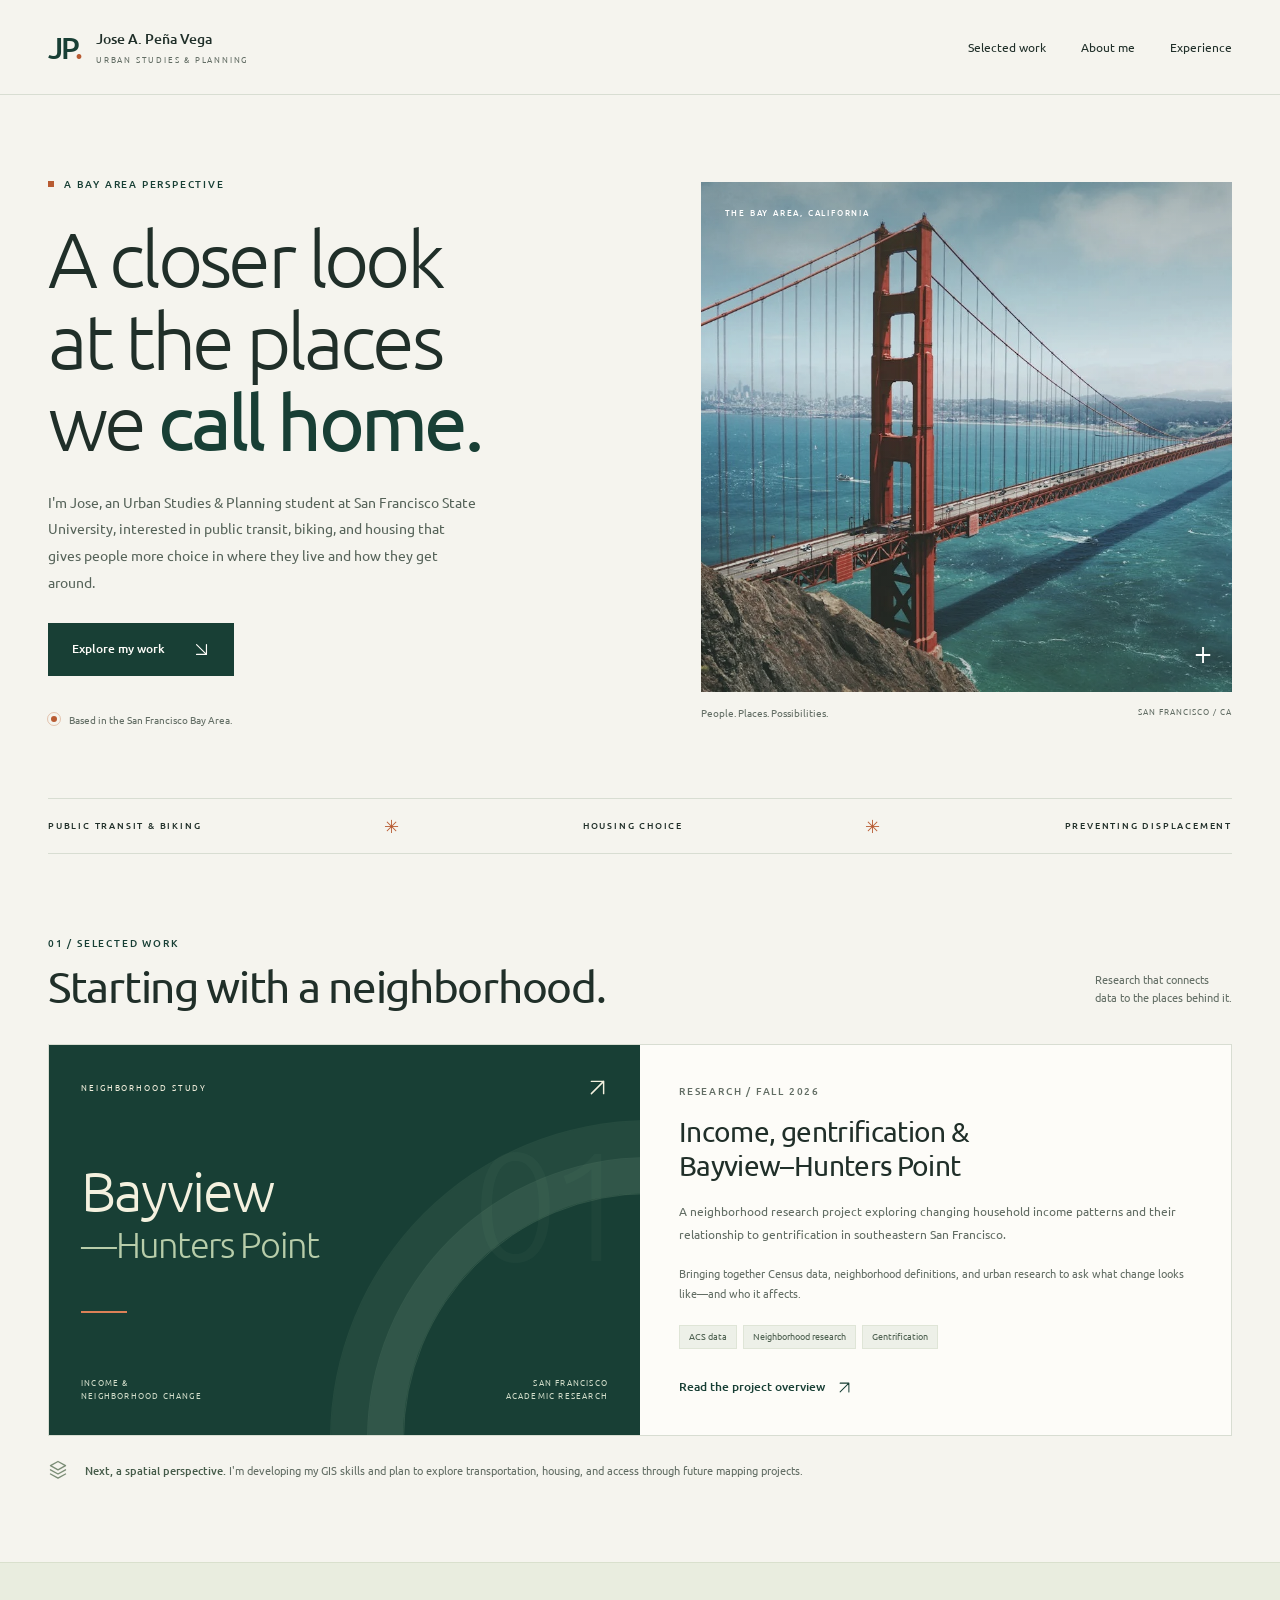
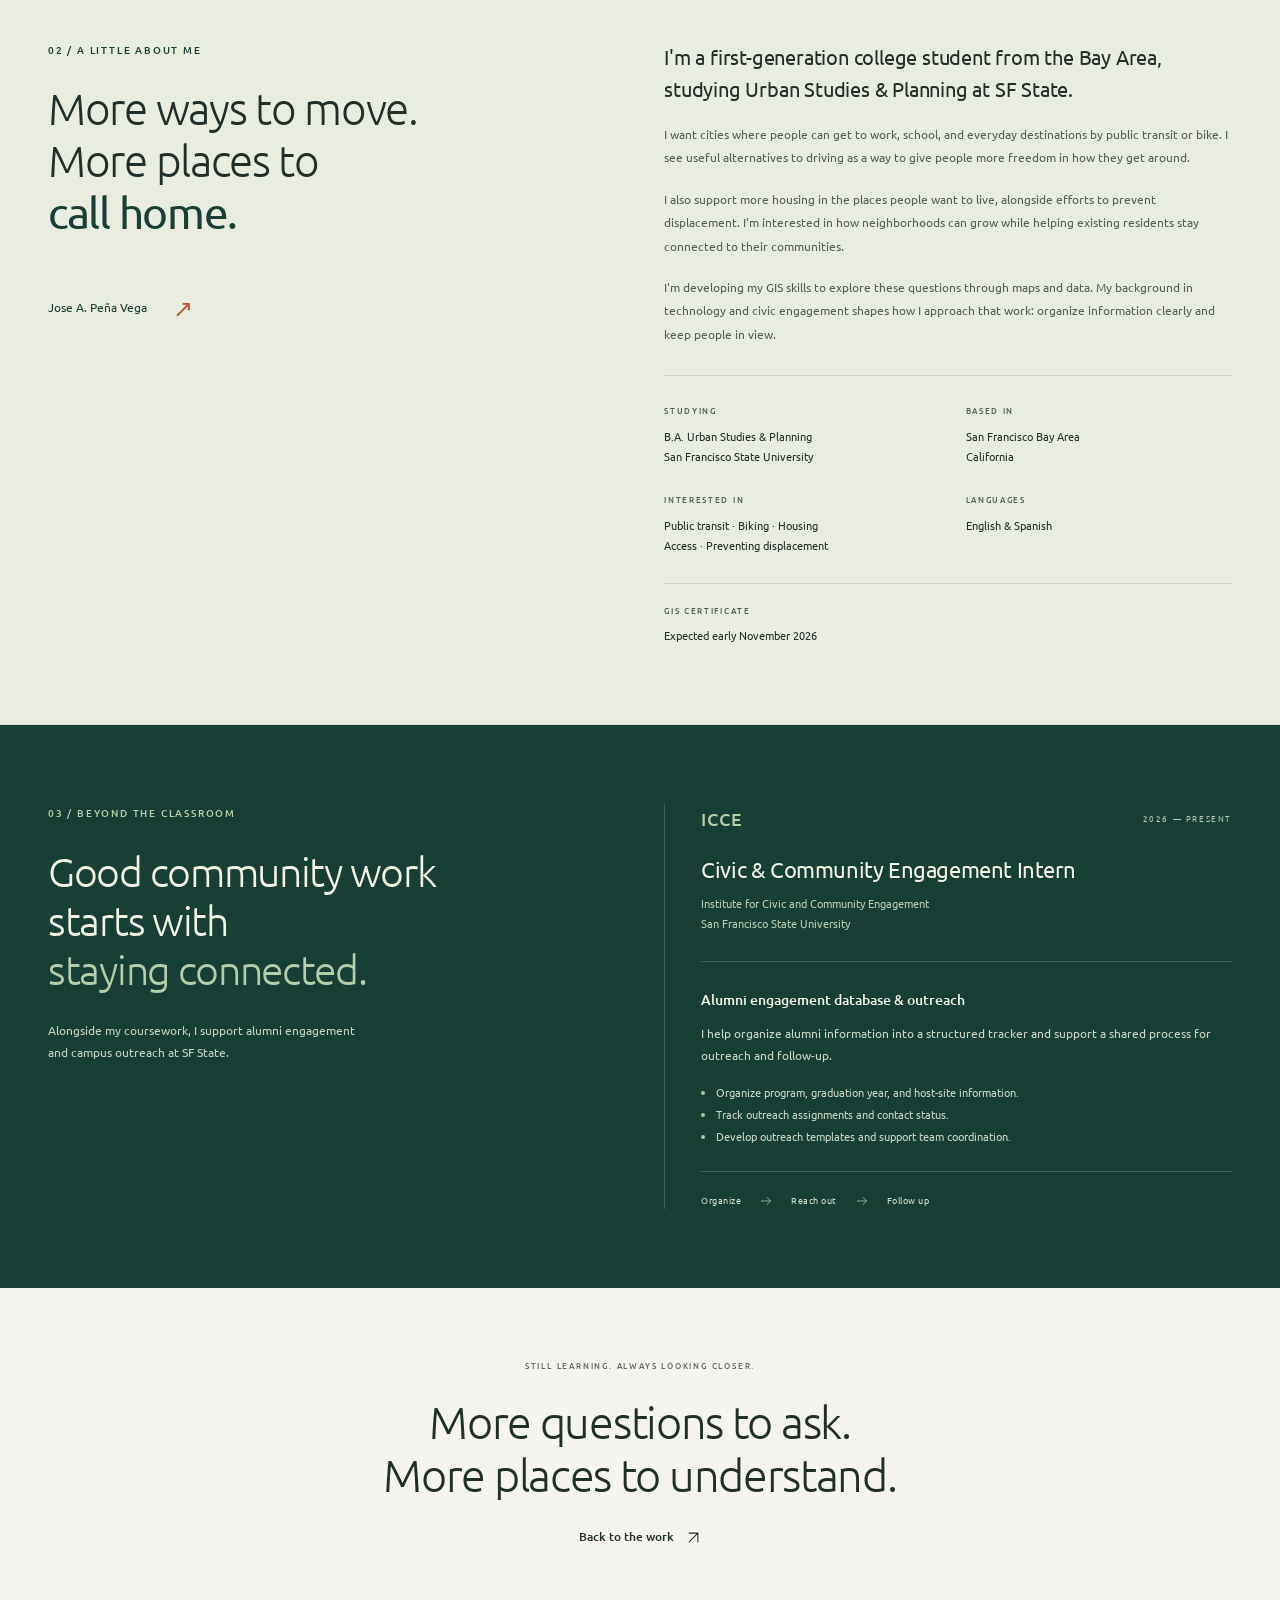
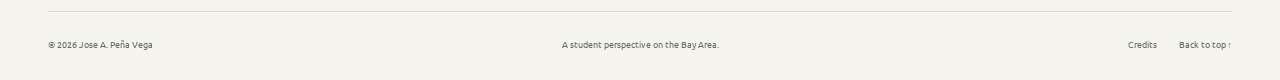
<file: index.html>
<!doctype html>
<html lang="en">
<head>
  <meta charset="utf-8">
  <meta name="viewport" content="width=device-width, initial-scale=1">
  <meta name="theme-color" content="#183f35">
  <meta name="description" content="Portfolio of Jose A. Peña Vega, an Urban Studies & Planning student at SF State interested in public transit, biking, housing choice, and preventing displacement.">
  <title>Jose A. Peña Vega · Urban Studies & Planning</title>
  <link rel="icon" href="assets/favicon.svg" type="image/svg+xml">
  <link rel="preload" href="assets/ubuntu-r.ttf" as="font" type="font/ttf" crossorigin>
  <link rel="preload" href="assets/ubuntu-l.ttf" as="font" type="font/ttf" crossorigin>
  <link rel="stylesheet" href="assets/style.css">
  <script src="assets/site.js" defer></script>
</head>
<body id="top">
  <a class="skip-link" href="#main">Skip to content</a>
  <header class="site-header">
    <div class="wrap header-inner">
      <a class="identity" href="./" aria-label="Jose A. Peña Vega, home"><span class="monogram" aria-hidden="true">JP<span class="monogram-dot">.</span></span><span class="identity-name">Jose A. Peña Vega<span class="identity-description">URBAN STUDIES & PLANNING</span></span></a>
      <button class="menu-toggle" type="button" aria-expanded="false" aria-controls="navigation"><span class="menu-icon" aria-hidden="true"></span><span>Menu</span></button>
      <nav class="navigation" id="navigation" aria-label="Main navigation">
        <a href="#work">Selected work</a><a href="#about">About me</a><a href="#experience">Experience</a>
      </nav>
    </div>
  </header>
  <main id="main">
    <section class="hero wrap" aria-labelledby="intro-heading">
      <div class="hero-copy">
        <p class="eyebrow"><span class="small-square" aria-hidden="true"></span> A BAY AREA PERSPECTIVE</p>
        <h1 id="intro-heading">A closer look<br>at the places<br>we <span>call home.</span></h1>
        <p class="hero-intro">I'm Jose, an Urban Studies & Planning student at San Francisco State University, interested in public transit, biking, and housing that gives people more choice in where they live and how they get around.</p>
        <a class="button button-dark" href="#work">Explore my work <svg class="icon" aria-hidden="true"><use href="assets/icons.svg#arrow-down-right"/></svg></a>
        <div class="hero-footnote"><span class="location-mark" aria-hidden="true"></span> Based in the San Francisco Bay Area.</div>
      </div>
      <figure class="hero-figure">
        <div class="photo-frame"><img src="assets/san-francisco.webp" alt="The Golden Gate Bridge stretching across San Francisco Bay" width="1400" height="788" fetchpriority="high"><span class="photo-label">THE BAY AREA, CALIFORNIA</span><span class="photo-cross" aria-hidden="true">+</span></div>
        <figcaption><span>People. Places. Possibilities.</span><span class="caption-index" aria-hidden="true">SAN FRANCISCO / CA</span></figcaption>
      </figure>
    </section>

    <div class="wrap interests-strip" aria-label="Areas of interest"><span>PUBLIC TRANSIT &amp; BIKING</span><span aria-hidden="true">✳</span><span>HOUSING CHOICE</span><span aria-hidden="true">✳</span><span>PREVENTING DISPLACEMENT</span></div>

    <section class="section wrap" id="work" aria-labelledby="work-heading">
      <div class="section-title"><div><p class="eyebrow">01 / SELECTED WORK</p><h2 id="work-heading">Starting with a neighborhood.</h2></div><p class="section-aside">Research that connects<br>data to the places behind it.</p></div>
      <article class="featured-project">
        <a class="project-cover" href="bayview.html" aria-label="Explore the Bayview–Hunters Point research overview">
          <div class="cover-top"><span>NEIGHBORHOOD STUDY</span><svg class="icon" aria-hidden="true"><use href="assets/icons.svg#arrow-up-right"/></svg></div>
          <div class="cover-title" aria-hidden="true">Bayview<span>—Hunters Point</span></div>
          <div class="cover-rule" aria-hidden="true"></div>
          <div class="cover-bottom"><span>INCOME &<br>NEIGHBORHOOD CHANGE</span><span>SAN FRANCISCO<br>ACADEMIC RESEARCH</span></div>
          <span class="cover-number" aria-hidden="true">01</span>
        </a>
        <div class="project-copy">
          <p class="eyebrow muted">RESEARCH / FALL 2026</p>
          <h3><a href="bayview.html">Income, gentrification &<br>Bayview–Hunters Point</a></h3>
          <p>A neighborhood research project exploring changing household income patterns and their relationship to gentrification in southeastern San Francisco.</p>
          <p class="project-method">Bringing together Census data, neighborhood definitions, and urban research to ask what change looks like—and who it affects.</p>
          <ul class="tags" aria-label="Project topics"><li>ACS data</li><li>Neighborhood research</li><li>Gentrification</li></ul>
          <a class="text-link" href="bayview.html">Read the project overview <svg class="icon" aria-hidden="true"><use href="assets/icons.svg#arrow-up-right"/></svg></a>
        </div>
      </article>
      <div class="next-work"><svg class="icon" aria-hidden="true"><use href="assets/icons.svg#layers"/></svg><p><strong>Next, a spatial perspective.</strong> I'm developing my GIS skills and plan to explore transportation, housing, and access through future mapping projects.</p></div>
    </section>

    <section class="about-section" id="about" aria-labelledby="about-heading">
      <div class="wrap about-grid">
        <div class="about-heading"><p class="eyebrow">02 / A LITTLE ABOUT ME</p><h2 id="about-heading">More ways to move.<br>More places to<br><span>call home.</span></h2><div class="about-signature" aria-hidden="true">Jose A. Peña Vega <span>↗</span></div></div>
        <div class="about-copy"><p class="large-copy">I'm a first-generation college student from the Bay Area, studying Urban Studies & Planning at SF State.</p><p>I want cities where people can get to work, school, and everyday destinations by public transit or bike. I see useful alternatives to driving as a way to give people more freedom in how they get around.</p><p>I also support more housing in the places people want to live, alongside efforts to prevent displacement. I'm interested in how neighborhoods can grow while helping existing residents stay connected to their communities.</p><p>I'm developing my GIS skills to explore these questions through maps and data. My background in technology and civic engagement shapes how I approach that work: organize information clearly and keep people in view.</p>
          <dl class="about-facts"><div><dt>STUDYING</dt><dd>B.A. Urban Studies & Planning<br>San Francisco State University</dd></div><div><dt>BASED IN</dt><dd>San Francisco Bay Area<br>California</dd></div><div><dt>INTERESTED IN</dt><dd>Public transit · Biking · Housing<br>Access · Preventing displacement</dd></div><div><dt>LANGUAGES</dt><dd>English & Spanish</dd></div><div class="about-certificate"><dt>GIS CERTIFICATE</dt><dd>Expected early November 2026</dd></div></dl>
        </div>
      </div>
    </section>

    <section class="experience-section" id="experience" aria-labelledby="experience-heading">
      <div class="wrap experience-grid">
        <div class="experience-intro"><p class="eyebrow">03 / BEYOND THE CLASSROOM</p><h2 id="experience-heading">Good community work<br>starts with<br><span>staying connected.</span></h2><p>Alongside my coursework, I support alumni engagement and campus outreach at SF State.</p></div>
        <article class="experience-detail"><div class="role-header"><span class="role-mark" aria-hidden="true">ICCE</span><span class="role-date">2026 — PRESENT</span></div><h3>Civic & Community Engagement Intern</h3><p class="organization">Institute for Civic and Community Engagement<br>San Francisco State University</p><div class="experience-divider"></div><h4>Alumni engagement database & outreach</h4><p>I help organize alumni information into a structured tracker and support a shared process for outreach and follow-up.</p><ul class="role-list"><li>Organize program, graduation year, and host-site information.</li><li>Track outreach assignments and contact status.</li><li>Develop outreach templates and support team coordination.</li></ul><div class="workflow" aria-label="Alumni engagement workflow"><span>Organize</span><svg class="icon" aria-hidden="true"><use href="assets/icons.svg#arrow-right"/></svg><span>Reach out</span><svg class="icon" aria-hidden="true"><use href="assets/icons.svg#arrow-right"/></svg><span>Follow up</span></div></article>
      </div>
    </section>
    <section class="closing wrap"><p class="eyebrow">STILL LEARNING. ALWAYS LOOKING CLOSER.</p><p>More questions to ask.<br>More places to understand.</p><a class="text-link" href="#work">Back to the work <svg class="icon" aria-hidden="true"><use href="assets/icons.svg#arrow-up-right"/></svg></a></section>
  </main>
  <footer class="site-footer wrap"><span>© <span data-year>2026</span> Jose A. Peña Vega</span><span>A student perspective on the Bay Area.</span><div><a href="credits.html">Credits</a><a href="#top">Back to top <span aria-hidden="true">↑</span></a></div></footer>
</body>
</html>
</file>
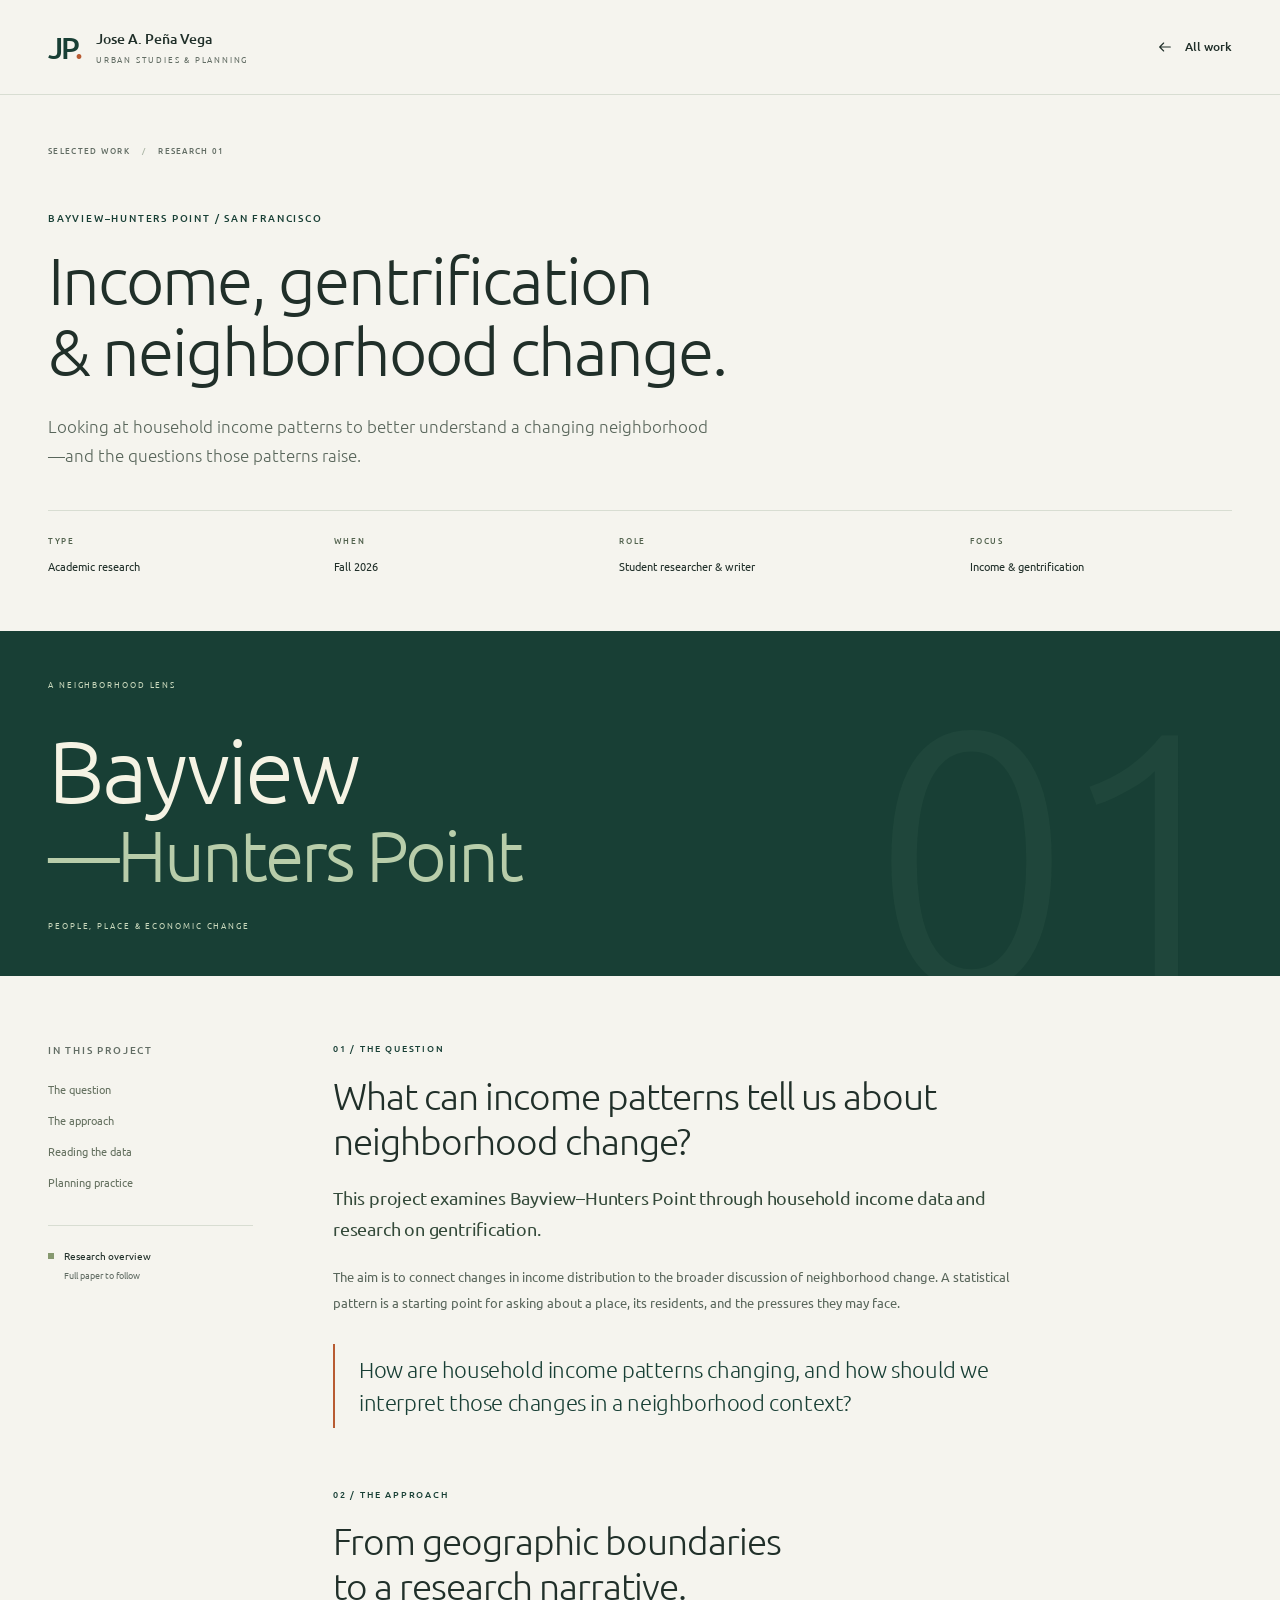
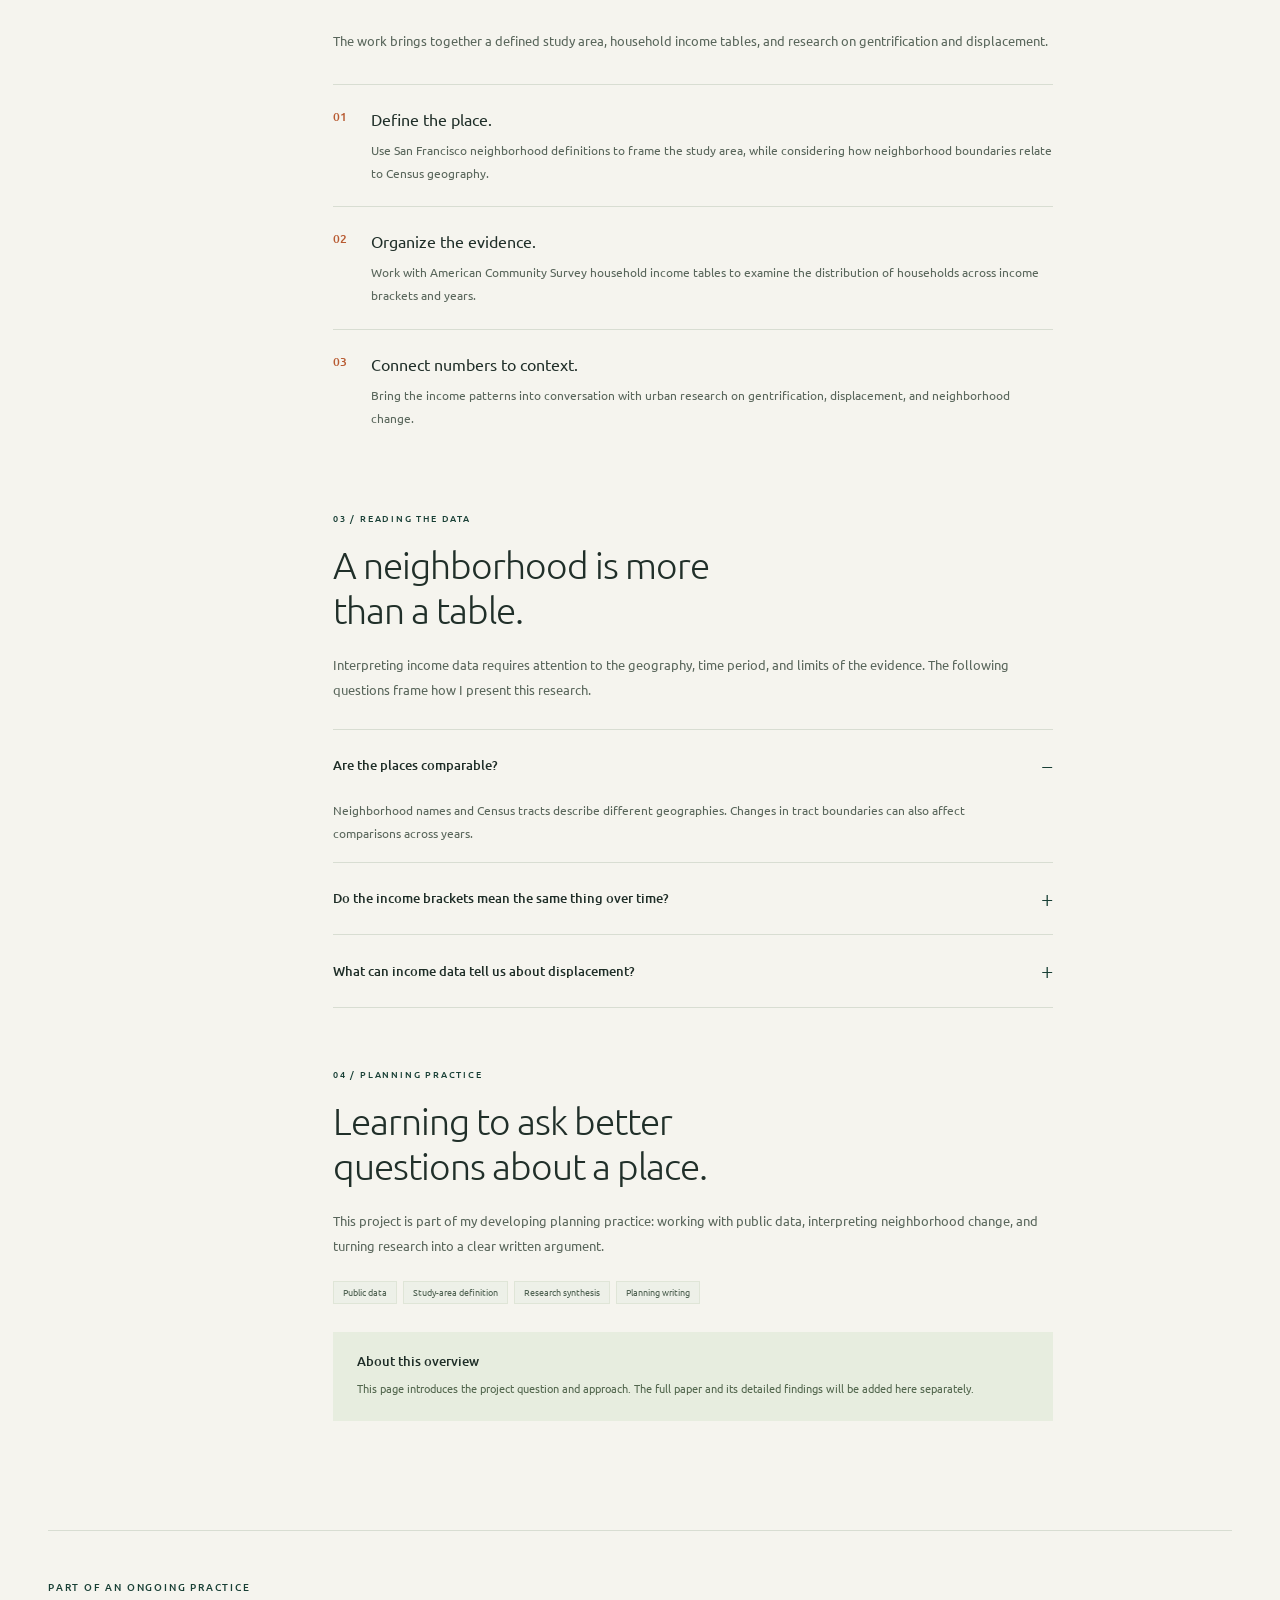
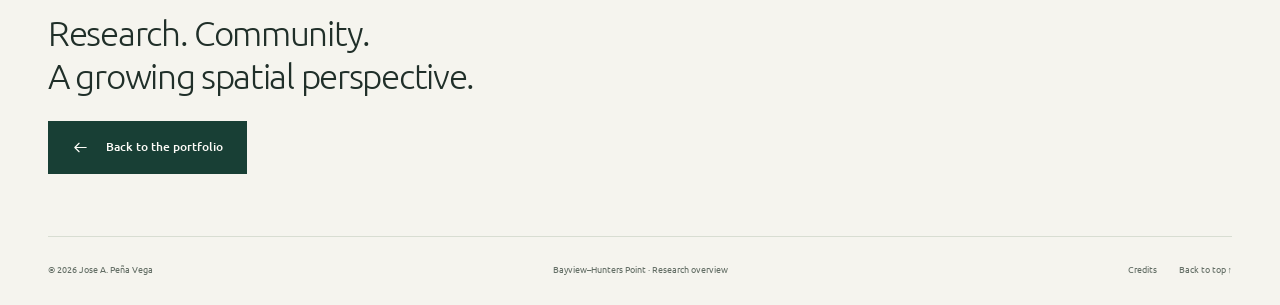
<file: bayview.html>
<!doctype html>
<html lang="en">
<head>
  <meta charset="utf-8"><meta name="viewport" content="width=device-width, initial-scale=1"><meta name="theme-color" content="#183f35">
  <title>Bayview–Hunters Point · Jose A. Peña Vega</title>
  <meta name="description" content="An overview of Jose A. Peña Vega's academic research on household income, gentrification, and neighborhood change in Bayview–Hunters Point, San Francisco.">
  <link rel="icon" href="assets/favicon.svg" type="image/svg+xml"><link rel="preload" href="assets/ubuntu-r.ttf" as="font" type="font/ttf" crossorigin><link rel="stylesheet" href="assets/style.css"><script src="assets/site.js" defer></script>
</head>
<body id="top" class="case-page">
  <a class="skip-link" href="#main">Skip to content</a>
  <header class="site-header"><div class="wrap header-inner"><a class="identity" href="./" aria-label="Jose A. Peña Vega, home"><span class="monogram" aria-hidden="true">JP<span class="monogram-dot">.</span></span><span class="identity-name">Jose A. Peña Vega<span class="identity-description">URBAN STUDIES & PLANNING</span></span></a><a class="text-link back-home" href="./#work"><svg class="icon" aria-hidden="true"><use href="assets/icons.svg#arrow-left"/></svg> All work</a></div></header>
  <main id="main">
    <section class="case-hero wrap"><a class="breadcrumb" href="./#work">SELECTED WORK <span aria-hidden="true">/</span> RESEARCH 01</a><p class="eyebrow">BAYVIEW–HUNTERS POINT / SAN FRANCISCO</p><h1>Income, gentrification<br>& neighborhood change.</h1><p class="case-deck">Looking at household income patterns to better understand a changing neighborhood—and the questions those patterns raise.</p><dl class="project-facts"><div><dt>TYPE</dt><dd>Academic research</dd></div><div><dt>WHEN</dt><dd>Fall 2026</dd></div><div><dt>ROLE</dt><dd>Student researcher & writer</dd></div><div><dt>FOCUS</dt><dd>Income & gentrification</dd></div></dl></section>
    <div class="case-banner"><div class="wrap"><span class="banner-small">A NEIGHBORHOOD LENS</span><p>Bayview<span>—Hunters Point</span></p><span class="banner-caption">PEOPLE, PLACE & ECONOMIC CHANGE</span><span class="banner-number" aria-hidden="true">01</span></div></div>
    <div class="wrap case-layout">
      <aside class="case-sidebar"><p class="eyebrow muted">IN THIS PROJECT</p><nav aria-label="Project sections"><a href="#question">The question</a><a href="#approach">The approach</a><a href="#context">Reading the data</a><a href="#practice">Planning practice</a></nav><div class="project-status"><span class="small-square" aria-hidden="true"></span><p>Research overview<br><span>Full paper to follow</span></p></div></aside>
      <div class="case-content">
        <section id="question"><p class="eyebrow">01 / THE QUESTION</p><h2>What can income patterns tell us about neighborhood change?</h2><p class="large-copy">This project examines Bayview–Hunters Point through household income data and research on gentrification.</p><p>The aim is to connect changes in income distribution to the broader discussion of neighborhood change. A statistical pattern is a starting point for asking about a place, its residents, and the pressures they may face.</p><blockquote>How are household income patterns changing, and how should we interpret those changes in a neighborhood context?</blockquote></section>
        <section id="approach"><p class="eyebrow">02 / THE APPROACH</p><h2>From geographic boundaries<br>to a research narrative.</h2><p>The work brings together a defined study area, household income tables, and research on gentrification and displacement.</p><ol class="approach-list"><li><span class="step-number" aria-hidden="true">01</span><div><h3>Define the place.</h3><p>Use San Francisco neighborhood definitions to frame the study area, while considering how neighborhood boundaries relate to Census geography.</p></div></li><li><span class="step-number" aria-hidden="true">02</span><div><h3>Organize the evidence.</h3><p>Work with American Community Survey household income tables to examine the distribution of households across income brackets and years.</p></div></li><li><span class="step-number" aria-hidden="true">03</span><div><h3>Connect numbers to context.</h3><p>Bring the income patterns into conversation with urban research on gentrification, displacement, and neighborhood change.</p></div></li></ol></section>
        <section id="context"><p class="eyebrow">03 / READING THE DATA</p><h2>A neighborhood is more<br>than a table.</h2><p>Interpreting income data requires attention to the geography, time period, and limits of the evidence. The following questions frame how I present this research.</p><div class="research-notes"><details open><summary>Are the places comparable?</summary><p>Neighborhood names and Census tracts describe different geographies. Changes in tract boundaries can also affect comparisons across years.</p></details><details><summary>Do the income brackets mean the same thing over time?</summary><p>Dollar values in different ACS releases reflect different years' purchasing power. Comparisons need to account for that distinction.</p></details><details><summary>What can income data tell us about displacement?</summary><p>A change in an area's income distribution does not, by itself, establish who moved, why they moved, or whether a household was displaced.</p></details></div></section>
        <section id="practice"><p class="eyebrow">04 / PLANNING PRACTICE</p><h2>Learning to ask better<br>questions about a place.</h2><p>This project is part of my developing planning practice: working with public data, interpreting neighborhood change, and turning research into a clear written argument.</p><ul class="tags"><li>Public data</li><li>Study-area definition</li><li>Research synthesis</li><li>Planning writing</li></ul><div class="research-note"><h3>About this overview</h3><p>This page introduces the project question and approach. The full paper and its detailed findings will be added here separately.</p></div></section>
      </div>
    </div>
    <section class="wrap case-end"><p class="eyebrow">PART OF AN ONGOING PRACTICE</p><h2>Research. Community.<br>A growing spatial perspective.</h2><a class="button button-dark" href="./#work"><svg class="icon" aria-hidden="true"><use href="assets/icons.svg#arrow-left"/></svg> Back to the portfolio</a></section>
  </main>
  <footer class="site-footer wrap"><span>© <span data-year>2026</span> Jose A. Peña Vega</span><span>Bayview–Hunters Point · Research overview</span><div><a href="credits.html">Credits</a><a href="#top">Back to top <span aria-hidden="true">↑</span></a></div></footer>
</body>
</html>
</file>
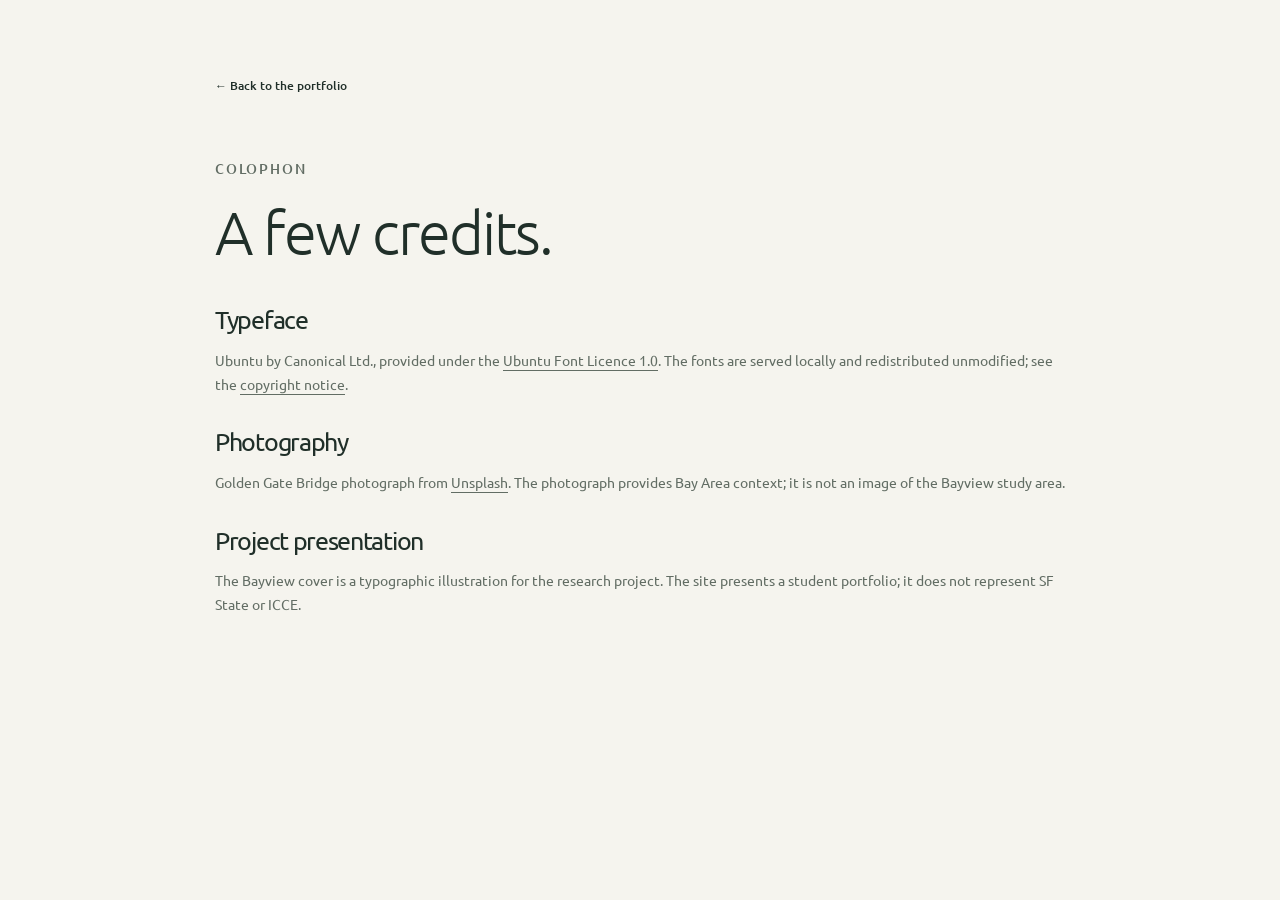
<file: credits.html>
<!doctype html>
<html lang="en"><head><meta charset="utf-8"><meta name="viewport" content="width=device-width, initial-scale=1"><meta name="theme-color" content="#183f35"><title>Credits · Jose A. Peña Vega</title><meta name="description" content="Photography and typeface credits for Jose A. Peña Vega's portfolio."><link rel="icon" href="assets/favicon.svg" type="image/svg+xml"><link rel="stylesheet" href="assets/style.css"></head><body><main class="wrap credits-page"><a class="text-link" href="./">← Back to the portfolio</a><p class="eyebrow">COLOPHON</p><h1>A few credits.</h1><h2>Typeface</h2><p>Ubuntu by Canonical Ltd., provided under the <a href="assets/UFL.txt">Ubuntu Font Licence 1.0</a>. The fonts are served locally and redistributed unmodified; see the <a href="assets/FONT-COPYRIGHT.txt">copyright notice</a>.</p><h2>Photography</h2><p>Golden Gate Bridge photograph from <a href="https://images.unsplash.com/photo-1501594907352-04cda38ebc29" target="_blank" rel="noopener noreferrer">Unsplash</a>. The photograph provides Bay Area context; it is not an image of the Bayview study area.</p><h2>Project presentation</h2><p>The Bayview cover is a typographic illustration for the research project. The site presents a student portfolio; it does not represent SF State or ICCE.</p></main></body></html>
</file>
<file: assets/style.css>
@font-face{font-family:Ubuntu;src:url('ubuntu-l.ttf') format('truetype');font-style:normal;font-weight:300;font-display:swap}
@font-face{font-family:Ubuntu;src:url('ubuntu-r.ttf') format('truetype');font-style:normal;font-weight:400;font-display:swap}
@font-face{font-family:Ubuntu;src:url('ubuntu-m.ttf') format('truetype');font-style:normal;font-weight:500;font-display:swap}
@font-face{font-family:Ubuntu;src:url('ubuntu-b.ttf') format('truetype');font-style:normal;font-weight:700;font-display:swap}
:root{--paper:#f5f4ee;--white:#fdfcf8;--ink:#202f29;--forest:#183f35;--muted:#626d64;--line:#d8ddd2;--orange:#b85b32;--light-green:#e7eddf;--serene:#acc59f;scroll-behavior:smooth;scroll-padding-top:105px}
*{box-sizing:border-box}body{margin:0;background:var(--paper);color:var(--ink);font:400 16px/1.7 Ubuntu,Arial,sans-serif;-webkit-font-smoothing:antialiased}a{color:inherit}button{font:inherit}button,a{-webkit-tap-highlight-color:transparent}a:focus-visible,button:focus-visible,summary:focus-visible{outline:3px solid var(--orange);outline-offset:5px}::selection{background:#d6e2c6;color:var(--forest)}h1,h2,h3,h4,p,figure{margin:0}h1,h2,h3,h4{line-height:1.14;font-weight:400}h2{font-size:clamp(31px,3.4vw,44px);letter-spacing:-1.3px}p+p{margin-top:18px}img{display:block;max-width:100%}.wrap{width:min(1200px,calc(100% - 96px));margin-inline:auto}.eyebrow{font-size:10px;font-weight:500;letter-spacing:1.8px;line-height:1.7;color:var(--forest)}.muted{color:var(--muted)}.icon{width:21px;height:21px;flex:none;fill:none;stroke:currentColor;stroke-width:1.65;stroke-linecap:round;stroke-linejoin:round}.skip-link{position:fixed;top:10px;left:12px;padding:10px 18px;background:var(--white);transform:translateY(-180%);z-index:100}.skip-link:focus{transform:none}.site-header{border-bottom:1px solid var(--line);background:#f5f4eef5;position:sticky;top:0;z-index:10;backdrop-filter:blur(12px)}.header-inner{height:94px;display:flex;align-items:center;justify-content:space-between;gap:24px}.identity{display:flex;align-items:center;gap:15px;text-decoration:none;flex-shrink:0}.monogram{font-size:30px;font-weight:500;line-height:1;letter-spacing:-2px;color:var(--forest)}.monogram-dot{color:var(--orange)}.identity-name{font-size:14px;line-height:1.3;font-weight:500}.identity-description{display:block;font-size:8px;font-weight:400;letter-spacing:1.8px;margin-top:6px;color:var(--muted)}.navigation{display:flex;align-items:center;gap:35px}.navigation a{font-size:12px;text-decoration:none;position:relative}.navigation a:after{content:'';position:absolute;bottom:-6px;left:0;height:1px;background:var(--forest);width:0;transition:width .18s}.navigation a:hover:after{width:100%}.menu-toggle{display:none;border:0;background:none;color:var(--forest);padding:8px;align-items:center;gap:8px;font-size:13px}.menu-icon{width:18px;height:11px;border-block:1px solid currentColor}.hero{display:grid;grid-template-columns:1.1fr 1fr;gap:68px;align-items:center;padding-block:65px 55px}.hero-copy{padding-block:15px}.hero-copy>.eyebrow{display:flex;align-items:center;gap:10px;margin-bottom:26px}.small-square{display:inline-block;width:6px;height:6px;flex:none;background:var(--orange)}.hero h1{font-size:clamp(58px,6.1vw,79px);font-weight:300;line-height:1.045;letter-spacing:-3.6px}.hero h1 span{color:var(--forest);font-weight:400}.hero-intro{max-width:430px;margin-top:26px;font-size:14px;line-height:1.9;color:#566359}.button{display:inline-flex;gap:28px;justify-content:space-between;align-items:center;padding:15px 23px;font-size:12px;font-weight:500;text-decoration:none;border:1px solid transparent;transition:background .18s,transform .18s}.button-dark{background:var(--forest);color:var(--white)}.button-dark:hover{background:#285446;transform:translateY(-2px)}.hero .button{margin-top:28px}.button .icon{width:17px;height:17px}.hero-footnote{margin-top:35px;font-size:10px;color:var(--muted);display:flex;align-items:center;gap:8px}.location-mark{width:6px;height:6px;border-radius:50%;background:var(--orange);outline:1px solid #c97c5266;outline-offset:3px;margin-inline:3px 4px}.hero-figure{position:relative;margin:0}.photo-frame{position:relative;height:510px;background:#a1b5b0;overflow:hidden}.photo-frame img{width:100%;height:100%;object-fit:cover;object-position:43% center;filter:saturate(.72)}.photo-frame:after{content:'';position:absolute;inset:0;background:linear-gradient(180deg,#09281e3d,transparent 35%,#0d302333);pointer-events:none}.photo-label{position:absolute;top:24px;left:24px;color:white;font-size:8px;letter-spacing:1.8px;z-index:1;font-weight:500}.photo-cross{position:absolute;right:20px;bottom:12px;font-weight:300;color:white;font-size:32px;z-index:1}figcaption{display:flex;align-items:center;justify-content:space-between;gap:12px;margin-top:12px;font-size:10px;color:var(--muted)}.caption-index{font-size:8px;letter-spacing:1px}.interests-strip{border-block:1px solid var(--line);display:flex;align-items:center;justify-content:space-between;padding-block:18px;gap:20px;font-size:9px;font-weight:500;letter-spacing:1.8px}.interests-strip span[aria-hidden]{font-size:18px;line-height:1;color:var(--orange);font-weight:300}.section{padding-block:80px}.section-title{display:flex;justify-content:space-between;gap:30px;align-items:end;margin-bottom:33px}.section-title h2{margin-top:11px}.section-aside{font-size:11px;color:var(--muted);line-height:1.7;padding-bottom:4px}.featured-project{display:grid;grid-template-columns:1fr 1fr;background:var(--white);border:1px solid var(--line)}.project-cover{position:relative;min-height:390px;overflow:hidden;background:var(--forest);color:#f4f1df;text-decoration:none;padding:32px;display:flex;flex-direction:column;justify-content:space-between;isolation:isolate}.project-cover:after{content:'';position:absolute;width:490px;height:490px;border:1px solid #b7d6b525;border-radius:50%;right:-255px;bottom:-250px;z-index:-1;box-shadow:0 0 0 35px #173f3511,0 0 0 36px #b7d6b51a,0 0 0 72px #173f3511,0 0 0 73px #b7d6b514}.cover-top{display:flex;justify-content:space-between;align-items:center;font-size:8px;letter-spacing:1.9px;position:relative;z-index:1}.cover-top .icon{width:21px;height:21px;transition:transform .2s}.project-cover:hover .cover-top .icon{transform:translate(3px,-3px)}.cover-title{margin-top:39px;font-size:clamp(45px,4.4vw,61px);line-height:1.05;font-weight:300;letter-spacing:-2px;position:relative;z-index:1}.cover-title span{display:block;font-size:clamp(27px,2.8vw,38px);color:#b8cdaa;margin-top:5px;letter-spacing:-1.3px}.cover-rule{width:46px;height:2px;background:#dc8157;margin-top:22px}.cover-bottom{display:flex;gap:20px;justify-content:space-between;font-size:8px;line-height:1.7;letter-spacing:1.2px;color:#d2ddca;margin-top:38px;position:relative;z-index:1}.cover-bottom span:last-child{text-align:right}.cover-number{position:absolute;right:18px;top:80px;font-size:154px;line-height:1;font-weight:300;color:#b8cdaa0a;z-index:-1;letter-spacing:-12px}.project-copy{padding:36px 39px;align-self:center}.project-copy h3{font-size:28px;letter-spacing:-.65px;margin-top:16px;line-height:1.2}.project-copy h3 a{text-decoration:none}.project-copy h3 a:hover{color:var(--forest)}.project-copy>p:not(.eyebrow){font-size:12px;color:var(--muted);margin-top:18px;line-height:1.85}.project-copy>p.project-method{font-size:11px}.tags{list-style:none;display:flex;flex-wrap:wrap;padding:0;gap:6px;margin:22px 0}.tags li{background:#edf0e8;border:1px solid #dfe5d7;padding:4px 9px;font-size:9px;color:#4e6151;line-height:1.5}.text-link{display:inline-flex;align-items:center;gap:12px;font-size:12px;text-decoration:none;font-weight:500}.text-link .icon{width:15px;height:15px;transition:transform .18s}.text-link:hover{text-decoration:underline;text-underline-offset:4px}.text-link:hover .icon{transform:translate(2px,-2px)}.project-copy>.text-link{margin-top:1px;color:var(--forest)}.next-work{display:flex;gap:17px;align-items:center;padding:23px 0 0;color:var(--muted)}.next-work .icon{color:#7b8d76;width:20px;height:20px;margin-bottom:3px}.next-work p{font-size:11px;line-height:1.8}.next-work strong{font-weight:500;color:#465c4a}.about-section{background:#e9eddf;border-block:1px solid #d9e0cd;padding-block:78px}.about-grid{display:grid;grid-template-columns:1fr 1.1fr;gap:100px}.about-heading h2{margin-top:25px;font-size:clamp(32px,3.5vw,44px);line-height:1.18;font-weight:300}.about-heading h2 span{font-weight:400;color:var(--forest)}.about-signature{font-size:12px;display:flex;align-items:center;gap:26px;margin-top:48px;color:var(--forest)}.about-signature span{font-size:24px;font-weight:300;color:var(--orange)}.large-copy{font-size:20px;line-height:1.6;letter-spacing:-.2px}.about-copy>p:not(.large-copy){font-size:12px;line-height:1.95;color:#536150}.about-facts{display:grid;grid-template-columns:1fr 1fr;gap:27px 35px;padding-top:28px;margin:29px 0 0;border-top:1px solid #ccd6c0}dt{font-size:8px;font-weight:500;letter-spacing:1.7px;color:#52624e;margin-bottom:9px}dd{margin:0;font-size:11px;line-height:1.8}.experience-section{background:var(--forest);color:#f3f3e5;padding-block:79px}.experience-grid{display:grid;grid-template-columns:1fr 1.1fr;gap:100px}.experience-intro .eyebrow{color:#b8cdaa}.experience-intro h2{font-weight:300;line-height:1.2;margin-top:26px;font-size:clamp(30px,3.3vw,41px)}.experience-intro h2 span{color:#b4cdab}.experience-intro>p:last-child{color:#c5d3c1;font-size:12px;max-width:310px;line-height:1.9;margin-top:24px}.experience-detail{border-left:1px solid #bed4af38;padding-left:36px}.role-header{display:flex;justify-content:space-between;align-items:center;gap:20px}.role-mark{font-size:18px;font-weight:500;letter-spacing:1px;color:#b8d0a7}.role-date{font-size:8px;letter-spacing:1.6px;color:#b9cbb3}.experience-detail h3{font-size:22px;line-height:1.25;letter-spacing:-.4px;margin-top:21px}.organization{font-size:11px;color:#bbceb5;line-height:1.8;margin-top:11px}.experience-divider{height:1px;background:#bed4af38;margin-block:27px}.experience-detail h4{font-size:14px;font-weight:500;line-height:1.5}.experience-detail h4+p{font-size:12px;color:#cbd7c5;line-height:1.9;margin-top:12px}.role-list{padding-left:15px;margin-block:14px 24px;color:#cbd7c5;font-size:11px;line-height:2}.role-list li::marker{color:#a8c999}.workflow{border-top:1px solid #bed4af38;padding-top:21px;display:flex;gap:18px;align-items:center;font-size:9px;color:#d6e3d0;letter-spacing:.5px}.workflow .icon{width:14px;height:14px;color:#9bb68c}.closing{padding-block:71px 62px;text-align:center}.closing>.eyebrow{font-size:8px;color:var(--muted)}.closing>p:nth-child(2){font-size:clamp(30px,4vw,45px);line-height:1.18;font-weight:300;letter-spacing:-1.3px;margin-top:23px}.closing>.text-link{margin-top:26px}.site-footer{border-top:1px solid var(--line);padding-block:25px 28px;display:flex;justify-content:space-between;align-items:center;gap:25px;font-size:9px;color:var(--muted)}.site-footer>div{display:flex;gap:22px}.site-footer a{text-decoration:none}.site-footer a:hover{text-decoration:underline}.back-home .icon{width:16px;height:16px}.case-hero{padding-block:39px 54px}.breadcrumb{display:inline-flex;gap:12px;color:var(--muted);text-decoration:none;font-size:8px;font-weight:500;letter-spacing:1.3px}.breadcrumb:hover{text-decoration:underline}.breadcrumb span{color:#adb7a7}.case-hero>.eyebrow{margin-top:48px}.case-hero h1{font-size:clamp(39px,5.4vw,66px);font-weight:300;letter-spacing:-2px;line-height:1.08;margin-top:18px;max-width:960px}.case-deck{font-size:17px;font-weight:300;color:#59665b;max-width:670px;line-height:1.75;margin-top:25px}.project-facts{margin:39px 0 0;padding-top:23px;border-top:1px solid var(--line);display:grid;grid-template-columns:1fr 1fr 1.25fr 1fr;gap:24px}.project-facts dd{font-size:11px}.case-banner{background:var(--forest);color:#f5f3e4;overflow:hidden}.case-banner>.wrap{padding-block:37px 44px;position:relative;isolation:isolate}.banner-small,.banner-caption{font-size:8px;letter-spacing:1.9px;color:#cad9bd;position:relative;z-index:1}.case-banner p{font-size:clamp(47px,7vw,90px);font-weight:300;line-height:1.04;letter-spacing:-3px;margin-top:29px;position:relative;z-index:1}.case-banner p span{display:block;font-size:clamp(36px,5.8vw,72px);color:#b8cdaa}.banner-caption{display:block;margin-top:27px}.banner-number{position:absolute;right:0;bottom:-55px;line-height:1;font-size:360px;font-weight:300;letter-spacing:-22px;color:#bad7ad0b;z-index:-1}.case-layout{display:grid;grid-template-columns:205px 1fr;gap:80px;padding-block:65px 50px}.case-sidebar{position:sticky;top:132px;align-self:start}.case-sidebar nav{display:flex;flex-direction:column;gap:12px;margin-top:22px}.case-sidebar nav a{font-size:11px;text-decoration:none;color:#64705f}.case-sidebar nav a:hover{color:var(--forest);text-decoration:underline;text-underline-offset:5px}.project-status{display:flex;gap:10px;align-items:start;margin-top:34px;border-top:1px solid var(--line);padding-top:20px}.project-status .small-square{margin-top:7px;background:#86996f}.project-status p{font-size:10px;line-height:1.9}.project-status p span{font-size:9px;color:var(--muted)}.case-content{max-width:720px}.case-content>section{margin-bottom:59px}.case-content>section>.eyebrow{font-size:9px}.case-content h2{font-size:clamp(28px,3vw,37px);font-weight:300;line-height:1.22;margin-top:16px;letter-spacing:-1px}.case-content>section>p:not(.eyebrow){font-size:13px;line-height:1.95;color:#59665b;margin-top:20px}.case-content>section>p.large-copy{font-size:18px;line-height:1.7;color:#344a3a}.case-content blockquote{margin:29px 0 0;padding:9px 0 9px 24px;border-left:2px solid var(--orange);font-size:22px;line-height:1.5;font-weight:300;color:var(--forest);letter-spacing:-.4px}.approach-list{list-style:none;padding:0;margin:30px 0 0}.approach-list li{display:flex;gap:24px;align-items:start;border-top:1px solid var(--line);padding-block:22px}.step-number{font-size:12px;color:var(--orange);font-weight:500;line-height:1.6}.approach-list h3{font-size:16px;line-height:1.5}.approach-list p{font-size:12px;line-height:1.9;color:#59665b;margin-top:8px}.research-notes{border-top:1px solid var(--line);margin-top:26px}.research-notes details{border-bottom:1px solid var(--line);padding-block:17px}.research-notes summary{display:flex;align-items:center;justify-content:space-between;gap:20px;cursor:pointer;font-size:13px;font-weight:500;list-style:none}.research-notes summary::-webkit-details-marker{display:none}.research-notes summary:after{content:'+';font-weight:300;font-size:22px;color:var(--forest)}.research-notes details[open] summary:after{content:'−'}.research-notes details p{font-size:12px;line-height:1.9;color:#59665b;margin-top:15px;max-width:95%}.research-note{background:var(--light-green);padding:22px 24px;margin-top:28px}.research-note h3{font-size:13px;font-weight:500}.research-note p{font-size:11px;line-height:1.9;margin-top:9px;color:#52664d}.case-end{border-top:1px solid var(--line);padding-block:47px 62px}.case-end h2{font-size:35px;font-weight:300;line-height:1.22;margin-top:17px}.case-end .button{margin-top:24px;gap:17px}.credits-page{padding-block:70px;max-width:850px}.credits-page>.eyebrow{margin-top:60px}.credits-page h1{font-size:60px;letter-spacing:-2px;font-weight:300;margin-block:17px 40px}.credits-page h2{font-size:25px;margin-top:32px}.credits-page p{font-size:14px;color:var(--muted);margin-top:14px}.credits-page p a{text-underline-offset:4px}
@media(min-width:1450px){.hero{gap:95px}.photo-frame{height:540px}}
@media(max-width:1050px){.wrap{width:calc(100% - 64px)}.hero{gap:35px;padding-block:48px}.hero h1{font-size:64px;letter-spacing:-3px}.photo-frame{height:465px}.hero-intro{font-size:13px}.project-copy{padding:28px}.project-copy h3{font-size:24px}.project-cover{padding:27px}.about-grid,.experience-grid{gap:55px}.about-heading h2{font-size:35px}.experience-intro h2{font-size:32px}.experience-detail{padding-left:28px}.case-layout{gap:45px;grid-template-columns:165px 1fr}}
@media(max-width:760px){:root{scroll-padding-top:95px}.wrap{width:calc(100% - 40px)}.header-inner{height:78px;gap:15px}.identity{gap:11px}.identity-name{font-size:12px}.identity-description{font-size:7px;letter-spacing:1.2px}.monogram{font-size:29px}.menu-toggle{display:flex}.navigation{display:none;position:absolute;left:0;right:0;top:78px;padding:24px 24px 28px;background:var(--paper);border-bottom:1px solid var(--line);flex-direction:column;align-items:start;gap:24px}.navigation.is-open{display:flex}.navigation a{font-size:15px}.hero{grid-template-columns:1fr;gap:31px;padding-block:39px 32px}.hero-copy{padding:0}.hero h1{font-size:clamp(58px,10vw,77px);letter-spacing:-2.7px}.hero-copy>.eyebrow{font-size:8px;margin-bottom:21px}.hero-intro{font-size:13px;max-width:470px;margin-top:23px}.hero-footnote{margin-top:24px}.hero .button{margin-top:23px}.hero-figure{width:100%}.photo-frame{height:300px}.photo-frame img{object-position:center 53%}.photo-label{left:19px;top:20px;font-size:8px}figcaption{font-size:9px}.caption-index{font-size:7px}.interests-strip{font-size:7px;letter-spacing:.8px;gap:10px;padding-block:14px}.interests-strip span[aria-hidden]{font-size:14px}.section{padding-block:48px}.section-title{display:block;margin-bottom:23px}.section-title h2{font-size:31px;letter-spacing:-.8px}.section-aside{margin-top:17px;font-size:11px}.section-aside br{display:none}.featured-project{grid-template-columns:1fr}.project-cover{min-height:318px;padding:26px}.cover-title{font-size:57px;margin-top:30px}.cover-title span{font-size:34px}.cover-bottom{margin-top:28px}.project-copy{padding:29px 26px 32px}.project-copy h3{font-size:28px}.project-copy>p:not(.eyebrow){font-size:13px}.project-copy>p.project-method{font-size:12px}.tags li{font-size:9px}.next-work{align-items:start;gap:12px;padding-top:21px}.next-work .icon{margin-top:5px}.next-work p{font-size:11px}.about-section{padding-block:48px}.about-grid{grid-template-columns:1fr;gap:31px}.about-heading h2{margin-top:19px;font-size:35px}.about-signature{display:none}.large-copy{font-size:19px}.about-copy>p:not(.large-copy){font-size:13px}.about-facts{gap:24px 18px;margin-top:24px;padding-top:24px}dd{font-size:11px}.experience-section{padding-block:48px}.experience-grid{grid-template-columns:1fr;gap:32px}.experience-intro h2{font-size:35px;margin-top:18px}.experience-intro>p:last-child{max-width:400px;margin-top:19px;font-size:13px}.experience-detail{border-left:0;border-top:1px solid #bed4af38;padding:27px 0 0}.experience-detail h3{font-size:23px}.experience-detail h4+p,.role-list{font-size:12px}.organization{font-size:12px}.workflow{gap:16px;font-size:10px;flex-wrap:wrap}.closing{padding-block:48px 43px}.closing>.eyebrow{font-size:7px;letter-spacing:1.4px}.closing>p:nth-child(2){font-size:35px}.site-footer{padding-block:23px 26px;display:flex;flex-wrap:wrap;row-gap:10px;font-size:8px}.site-footer>span:nth-child(2){display:none}.site-footer>div{margin-left:auto;gap:18px}.case-hero{padding-block:25px 34px}.back-home{font-size:11px;gap:7px}.case-hero>.eyebrow{font-size:8px;margin-top:32px}.case-hero h1{font-size:43px;letter-spacing:-1.8px}.case-deck{font-size:16px;margin-top:21px;line-height:1.7}.project-facts{grid-template-columns:1fr 1fr;gap:23px;margin-top:27px;padding-top:23px}.case-banner>.wrap{padding-block:26px 31px}.case-banner p{font-size:57px;letter-spacing:-2px;margin-top:26px}.case-banner p span{font-size:40px;letter-spacing:-1.5px}.banner-small,.banner-caption{font-size:7px;letter-spacing:1.4px}.banner-caption{margin-top:22px}.banner-number{font-size:260px;bottom:-50px;right:-15px}.case-layout{grid-template-columns:1fr;gap:32px;padding-block:32px 14px}.case-sidebar{position:static;display:block}.case-sidebar>.eyebrow{font-size:8px}.case-sidebar nav{flex-direction:row;gap:10px 22px;flex-wrap:wrap;margin-top:13px;padding-bottom:22px;border-bottom:1px solid var(--line)}.case-sidebar nav a{font-size:10px}.project-status{display:none}.case-content>section{margin-bottom:42px}.case-content h2{font-size:30px}.case-content>section>p:not(.eyebrow){font-size:13px}.case-content>section>p.large-copy{font-size:18px}.case-content blockquote{font-size:21px;padding-left:18px}.approach-list li{gap:18px}.approach-list p{font-size:12px}.research-notes summary{font-size:12px}.case-end{padding-block:32px 41px}.case-end h2{font-size:30px}.credits-page{padding-block:38px}.credits-page h1{font-size:48px}}
@media(max-width:360px){.wrap{width:calc(100% - 32px)}.identity-description{font-size:6px;letter-spacing:1px}.identity-name{font-size:11px}.hero h1{font-size:54px}.interests-strip{letter-spacing:0;font-size:6px}.cover-title{font-size:51px}.cover-title span{font-size:29px}.project-copy h3{font-size:25px}.about-facts{column-gap:12px}.about-facts dd{font-size:10px}.case-hero h1{font-size:36px}.case-banner p span{font-size:34px}.workflow{gap:12px}}
@media(prefers-reduced-motion:reduce){:root{scroll-behavior:auto}*,*:before,*:after{transition:none!important;animation:none!important}}
@media print{.site-header,.case-sidebar,.case-end,.site-footer,.skip-link{display:none!important}body{background:white;color:black;font-size:11pt}.wrap{width:100%;max-width:none}.case-hero{padding-top:0}.case-layout{display:block;padding-block:30px}.case-content{max-width:none}.case-content>section{break-inside:avoid}.case-banner{color:black;background:#e9eddf;print-color-adjust:exact}.case-banner p span,.banner-caption,.banner-small{color:inherit}.banner-number{display:none}.research-notes details{display:block}.research-notes details>p{display:block!important}.case-hero h1{font-size:32pt}.project-facts{margin-top:24px}.case-content h2{font-size:22pt}}

.about-facts .about-certificate{grid-column:1/-1;border-top:1px solid #ccd6c0;padding-top:20px}
</file>
